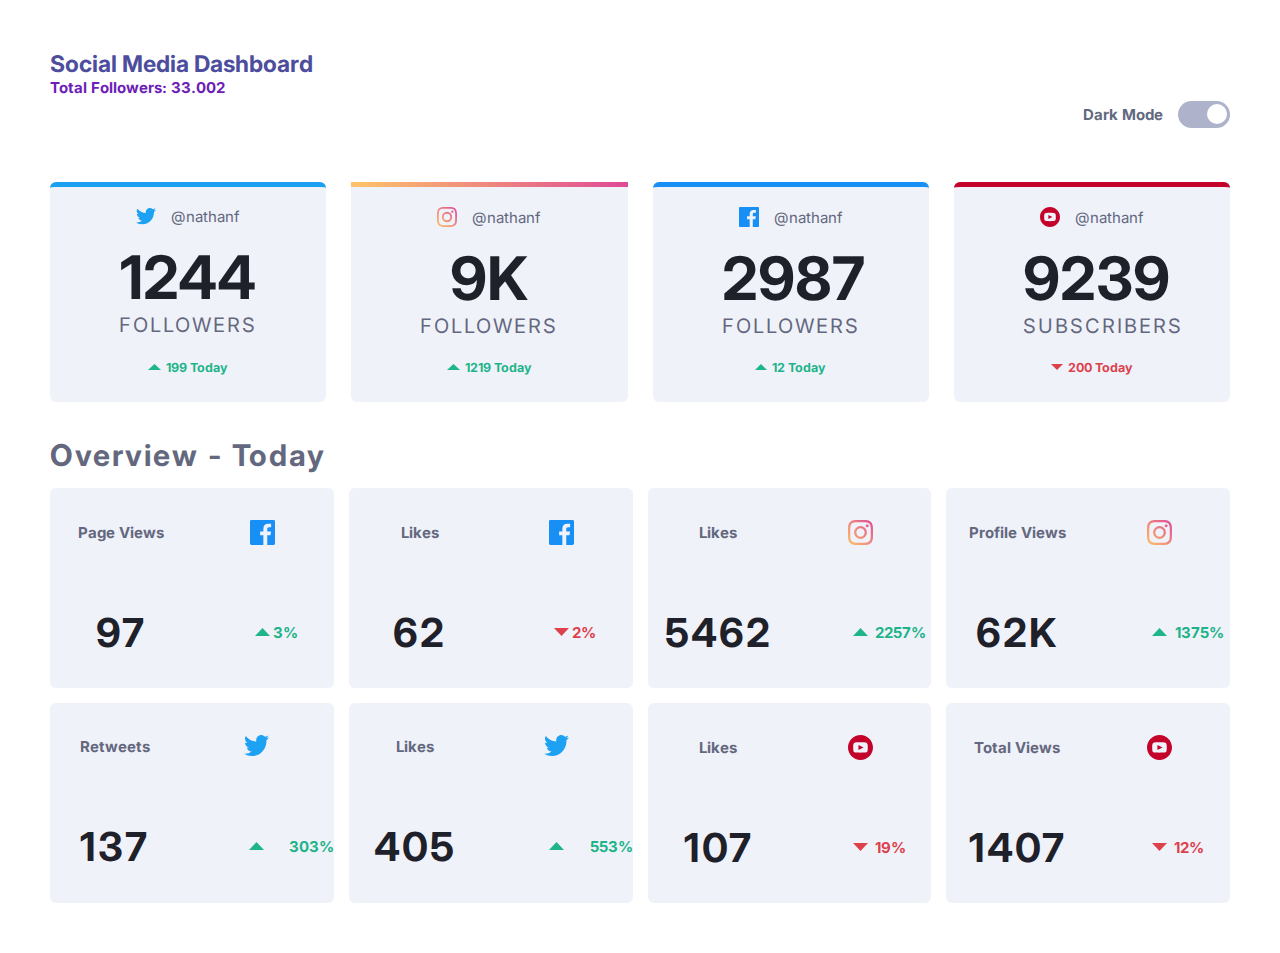
<file: Social-media-dashboard-website/index.html>
<!DOCTYPE html>
<html lang="en" data-theme="light">
  <head>
    <meta charset="UTF-8" />
    <meta name="viewport" content="width=device-width, initial-scale=1.0" />
    <!-- displays site properly based on user's device -->
    <link
      rel="icon"
      type="image/png"
      sizes="32x32"
      href="./images/favicon-32x32.png"
    />
    <link rel="stylesheet" href="style.css" />
    <title>Social Media Dashboard</title>
  </head>
  <body>
    <header>
      <h1 class="title">Social Media Dashboard</h1>
      <h3 class="text">Total Followers: 33.002</h3>
    </header>
    <main>
      <div class="main-title">
        <p>Dark Mode</p>
        <div class="toggle-container">
          <input type="checkbox" id="switch" name="theme" />
          <label for="switch"></label>
        </div>
      </div>

      <section class="card-section">


        <div class="card tw">
          <div class="card-header">
            <img src="images/icon-twitter.svg" alt="tw-icon" />
            <p>@nathanf</p>
          </div>
          <div class="card-body">
            <h1>1244</h1>
            <p>followers</p>
          </div>
          <div class="card-footer">
            <img src="images/icon-up.svg" alt="up-icon" />
            <p>199 today</p>
          </div>
        </div>

        <div class="card in">
          <div class="card-header">
            <img src="images/icon-instagram.svg" alt="in-icon" />
            <p>@nathanf</p>
          </div>
          <div class="card-body">
            <h1>9K</h1>
            <p>followers</p>
          </div>
          <div class="card-footer">
            <img src="images/icon-up.svg" alt="up-icon" />
            <p>1219 today</p>
          </div>
        </div>
        <div class="card fb">
          <div class="card-header">
            <img src="images/icon-facebook.svg" alt="fb-icon" />
            <p>@nathanf</p>
          </div>
          <div class="card-body">
            <h1>2987</h1>
            <p>followers</p>
          </div>
          <div class="card-footer">
            <img src="images/icon-up.svg" alt="up-icon" />
            <p>12 today</p>
          </div>
        </div>
        <div class="card yb">
          <div class="card-header">
            <img src="images/icon-youtube.svg" alt="yb-icon" />
            <p>@nathanf</p>
          </div>
          <div class="card-body">
            <h1>9239</h1>
            <p>subscribers</p>
          </div>
          <div class="card-footer">
            <img src="images/icon-down.svg" alt="down-icon" />
            <p>200 today</p>
          </div>
        </div>
      </section>

      <section class="overview-section">
        <h2 class="overview-title">overview - today</h2>

        <div class="overview-card">
          <h3 class="page-views">page views</h3>
          <img class="fb-icon" src="images/icon-facebook.svg" alt="fb-icon" />
          <h2>97</h2>
          <img class="up-down-icon" src="images/icon-up.svg" alt="up" />
          <p class="percentage fb-up">3%</p>
        </div>

        <div class="overview-card">
          <h3 class="page-views">likes</h3>
          <img class="fb-icon" src="images/icon-facebook.svg" alt="fb-icon" />
          <h2>62</h2>
          <img class="up-down-icon" src="images/icon-down.svg" alt="up" />
          <p class="percentage fb-down">2%</p>
        </div>

        <div class="overview-card">
          <h3 class="page-views">likes</h3>
          <img class="fb-icon" src="images/icon-instagram.svg" alt="in-icon" />
          <h2>5462</h2>
          <img class="up-down-icon" src="images/icon-up.svg" alt="up" />
          <p class="percentage in-up">2257%</p>
        </div>

        <div class="overview-card">
          <h3 class="page-views">profile views</h3>
          <img class="fb-icon" src="images/icon-instagram.svg" alt="in-icon" />
          <h2>62K</h2>
          <img class="up-down-icon" src="images/icon-up.svg" alt="up" />
          <p class="percentage in-up">1375%</p>
        </div>

        <div class="overview-card">
          <h3 class="page-views">Retweets</h3>
          <img class="fb-icon" src="images/icon-twitter.svg" alt="tw-icon" />
          <h2>137</h2>
          <img class="up-down-icon" src="images/icon-up.svg" alt="up" />
          <p class="percentage tw-up">303%</p>
        </div>

        <div class="overview-card">
          <h3 class="page-views">likes</h3>
          <img class="fb-icon" src="images/icon-twitter.svg" alt="tw-icon" />
          <h2>405</h2>
          <img class="up-down-icon" src="images/icon-up.svg" alt="up" />
          <p class="percentage tw-up">553%</p>
        </div>

        <div class="overview-card">
          <h3 class="page-views">likes</h3>
          <img class="fb-icon" src="images/icon-youtube.svg" alt="yb-icon" />
          <h2>107</h2>
          <img class="up-down-icon" src="images/icon-down.svg" alt="up" />
          <p class="percentage yb-down">19%</p>
        </div>

        <div class="overview-card">
          <h3 class="page-views">total views</h3>
          <img class="fb-icon" src="images/icon-youtube.svg" alt="tb-icon" />
          <h2>1407</h2>
          <img class="up-down-icon" src="images/icon-down.svg" alt="up" />
          <p class="percentage yb-down">12%</p>
        </div>
      </section>
    </main>
    <script src="index.js"></script>
  </body>
</html>
</file>
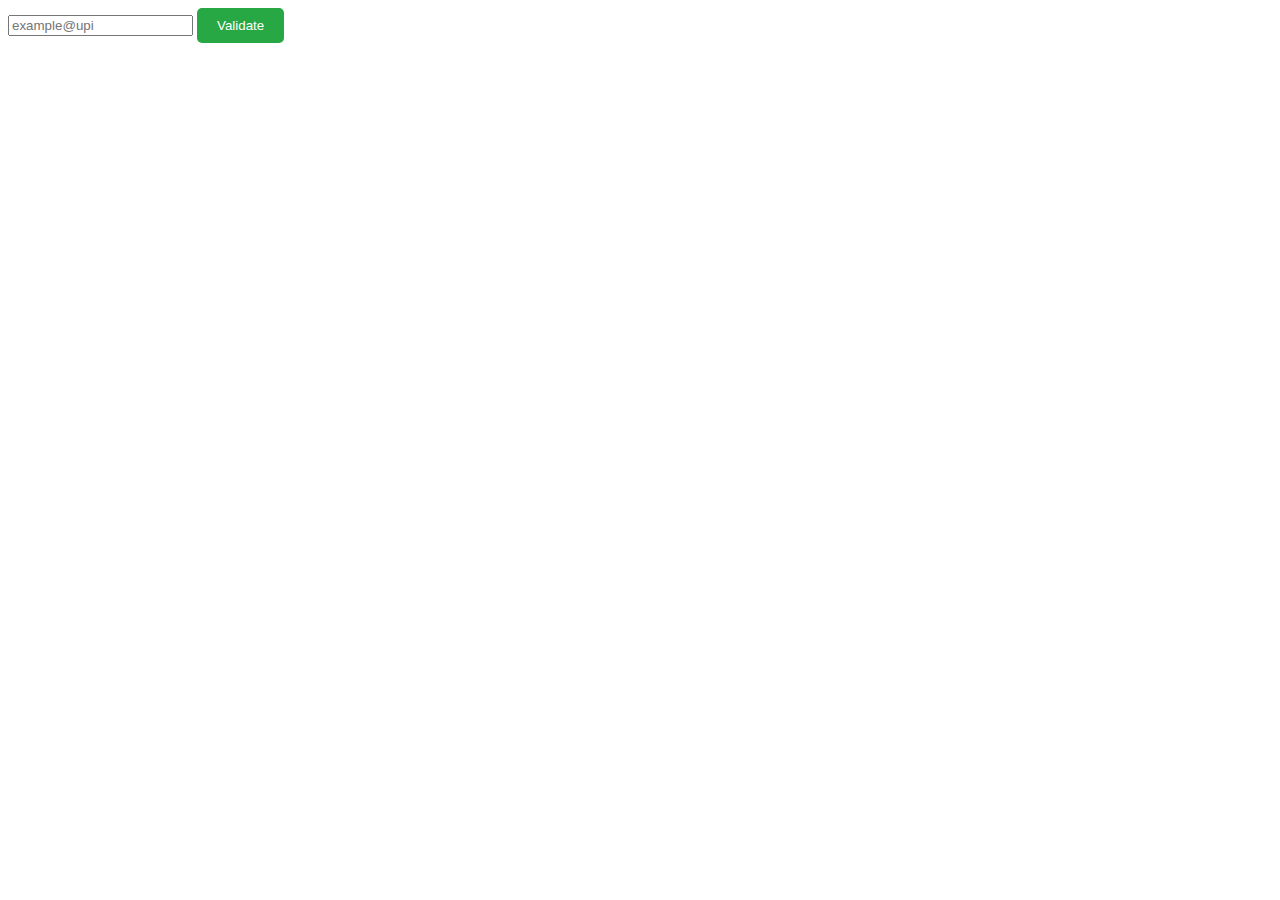
<file: Social-media-dashboard-website/index1.html>
<!DOCTYPE html>
<html lang="en">
<head>
    <meta charset="UTF-8">
    <meta name="viewport" content="width=device-width, initial-scale=1.0">
    <title>UPI Validator</title>
    <style>
        #validate {
            background-color: #28a745;
            color: white;
            border: none;
            padding: 10px 20px;
            border-radius: 5px;
            cursor: pointer;
        }
        #upierror {
            color: red;
            font-size: 14px;
            margin-top: 10px;
        }
    </style>
</head>
<body>
    <input type="text" id="upi-id" placeholder="example@upi">
    <button id="validate" onclick="validateUPI()">Validate</button>
    <p id="upierror"></p>

    <script>
        function validateUPI() {
            const upiInput = document.getElementById("upi-id").value;
            const upiError = document.getElementById("upierror");
            const upiPattern = /^[\w.-]+@[a-zA-Z]+$/; // Pattern to validate UPI format

            if (upiPattern.test(upiInput)) {
                upiError.textContent = ""; // Clear error message if valid
                alert("UPI ID is valid!");
            } else {
                upiError.textContent = "Please enter a valid UPI address";
            }
        }
    </script>
</body>
</html>
</file>
<file: Social-media-dashboard-website/style.css>
@import url(https://fonts.googleapis.com/css2?family=Inter:wght@400;700&display=swap);

:root {

  --lime-green: #1db489;
  --bright-red: #dc414c;
  --facebook: #178ff5;
  --twitter: #1ca0f2;
  --instagram: linear-gradient(90deg, #fdc468 0%, #df4996 100%);
  --youtube: #c4032a;


  --light-toggle: #aeb3cb;
  --light-theme-bg: #ffffff;
  --light-bg-card: #f0f2fa;
  --light-blue-text: #63687e;
  --dark-blue-text: #1e202a;
  --hover: #cdced5;
}

html {
  box-sizing: border-box;
  font-size: 62.5%;
}
html[data-theme="dark"] {
  --light-theme-b: #1e202a;
  --light-theme-bg: #1e202a;
  --light-bg-card: #252a41;
  --dark-blue-text: #ffffff;
  --hover: #40486d;
}
html.transition,
html.transition *,
html.transition *:before,
html.transition *:after {
  transition: all 750ms !important;
  transition-delay: 0 !important;
}
*,
*::after,
*::before {
  margin: 0;
  padding: 0;
  box-sizing: inherit;
}

body {
  font-family: "Inter", sans-serif;
  margin: 3rem;
  background: var(--light-theme-bg);
}
.card-section {
  margin-bottom: 35px;
}
.card {
  height: 22rem;
  margin-top: 50px;
  display: grid;
  grid-template-columns: repeat(4, 1fr);
  background: var(--light-bg-card);
  border-radius: 6px;
}
.card-header {
  grid-column: 2/4;
  display: flex;
  align-items: center;
  margin: auto;
}
.card-header img {
  width: 3rem;
  margin-right: 15px;
}
.card-header p {
  font-size: 1.5rem;
  color: var(--light-blue-text);
}
.card-body {
  grid-column: 2/4;
  text-align: center;
}
.card-body h1 {
  font-size: 6rem;
  color: var(--dark-blue-text);
  text-align: center;
}
.card-body p {
  font-size: 2rem;
  color: var(--light-blue-text);
  text-transform: uppercase;
  letter-spacing: 2px;
}
.card-footer {
  grid-column: 2/4;
  display: flex;
  justify-content: center;
  align-items: center;
  margin-bottom: 20px;
}
.card-footer img {
  width: 1.25rem;

  margin-right: 5px;
}
.card-footer p {
  font-size: 1.25rem;
  color: var(--lime-green);
  font-weight: bold;
  text-transform: capitalize;
}
header {
  margin-bottom: 25px;
}
.title {
  font-size: 2.3rem;
  font-weight: bold;
  color: rgb(77, 77, 157);
}
header .text {
  font-size: 1.5rem;
  color: rgb(108, 30, 182);
  font-weight: bold;
}
main {
  border-top: 1px solid #a3a1a1;
}
.main-title {
  display: flex;
  justify-content: space-between;
  height: 35px;
  margin-top: 20px;
}
.main-title p {
  font-size: 1.5rem;
  color: var(--light-blue-text);
  align-self: center;
  font-weight: bold;
}
input[type="checkbox"] {
  width: 0;
  height: 0;
  visibility: hidden;
}
.toggle-container {
  display: flex;
}
label {
  cursor: pointer;
  width: 5.2rem;
  height: 2.7rem;
  background: var(--light-toggle);
  border-radius: 100px;
  position: relative;
  align-self: center;
}

label:after {
  position: absolute;
  content: "";
  top: 3px;
  right: 3px;
  width: 20px;
  height: 20px;
  background: #fff;
  border-radius: 90px;
  transition: 0.3s;
}
input:checked + label {
  background: linear-gradient(90deg, #378fe6 0%, #3eda82 100%);
}
input:checked + label:after {
  right: calc(100% - 45px);
  transform: translateX(-100%);
}

.fb {
  border-top: 5px solid var(--facebook);
}

.tw {
  border-top: 5px solid var(--twitter);
}

.in {
  border-top: 5px solid;
  border-image-source: linear-gradient(90deg, #fdc468 0%, #df4996 100%);
  border-image-slice: 1;
}
.yb {
  border-top: 5px solid var(--youtube);
}
.yb .card-footer p {
  color: var(--bright-red);
  text-transform: capitalize;
}

.overview-section h2 {
  font-size: 3rem;
  text-transform: capitalize;
  font-weight: bold;
  color: var(--light-blue-text);
  letter-spacing: 2px;
  grid-column: 1/5;
}

.overview-card {
  display: grid;
  grid-template-columns: repeat(2, 1fr);
  height: 20rem;
  background: var(--light-bg-card);
  margin-top: 25px;
  border-radius: 6px;
}
.page-views {
  font-size: 2rem;
  text-transform: capitalize;
  color: var(--light-blue-text);
  margin: auto;
}
.fb-icon {
  margin: auto;
  width: 4rem;
}
.overview-card h2 {
  font-size: 6rem;
  margin-top: 25px;
  border-radius: 6px;
  color: var(--dark-blue-text);
  margin: auto;
  grid-column: 1/2;
}
.up-down-icon {
  grid-column: 2/3;
  grid-row: 2/3;
  margin: auto;
  width: 1.5rem;
}

.percentage {
  grid-column: 2/3;
  grid-row: 2/3;
  margin: auto;
  padding-left: 45px;
  font-size: 1.75rem;
  font-weight: bold;
  color: var(--lime-green);
}
.fb-down {
  color: var(--bright-red);
}
.in-up {
  padding-left: 80px;
  color: var(--lime-green);
}
.tw-up {
  margin-left: 55px;
}
.yb-down {
  padding-left: 60px;
  color: var(--bright-red);
}
@media (min-width: 501px) and (max-width: 768px) {
  .card {
    margin-top: 0;
  }
  .card-section {
    display: grid;
    grid-template-columns: repeat(2, 1fr);
    grid-gap: 15px;
  }
  .overview-section {
    display: grid;
    grid-template-columns: repeat(2, 1fr);
    grid-gap: 15px;
  }
  .overview-section h2 {
    grid-column: 1/3;
  }
  .overview-card {
    margin-top: 0;
  }
  .overview-card h2 {
    grid-column: 1/2;
  }
  .tw-up {
    margin-left: 52px;
  }
}

@media (min-width: 769px) and (max-width: 1200px) {
  .card-section {
    display: grid;
    grid-template-columns: repeat(2, 1fr);
    grid-gap: 15px;
  }
  .overview-section {
    display: grid;
    grid-template-columns: repeat(3, 1fr);
    grid-gap: 15px;
  }
  .overview-card:nth-child(5) {
    grid-column: 1/2;
  }
  .overview-card:nth-child(8) {
    grid-column: 1/2;
  }
  .overview-card h2 {
    grid-column: 1/2;
    font-size: 4rem;
  }
}

@media screen and (min-width: 1200px) {
  body {
    margin: 5rem;
  }
  header {
    margin-bottom: 0;
  }
  main {
    border-top: none;
  }
  .main-title {
    justify-content: flex-end;
    margin-top: 0;
  }
  .main-title p {
    font-weight: bold;
    margin-right: 15px;
  }
  .card:hover {
    cursor: pointer;
    background: var(--hover);
  }
  .card-section {
    display: grid;
    grid-template-columns: repeat(4, 1fr);
    grid-gap: 25px;
  }
  .card-header {
    margin-top: 20px;
  }
  .card-header img {
    width: 2rem;
  }
  .overview-section {
    display: grid;
    grid-template-columns: repeat(4, 1fr);
    grid-gap: 15px;
  }
  .overview-card:hover {
    cursor: pointer;
    background: var(--hover);
  }
  .overview-card {
    margin-top: 0;
  }

  .page-views {
    font-size: 1.5rem;
  }
  .fb-icon {
    width: 2.5rem;
  }
  .overview-card h2 {
    font-size: 4rem;
    grid-column: 1/2;
  }
  .percentage {
    font-size: 1.5rem;
  }
  .tw-up {
    margin-left: 64px;
  }
}
</file>
